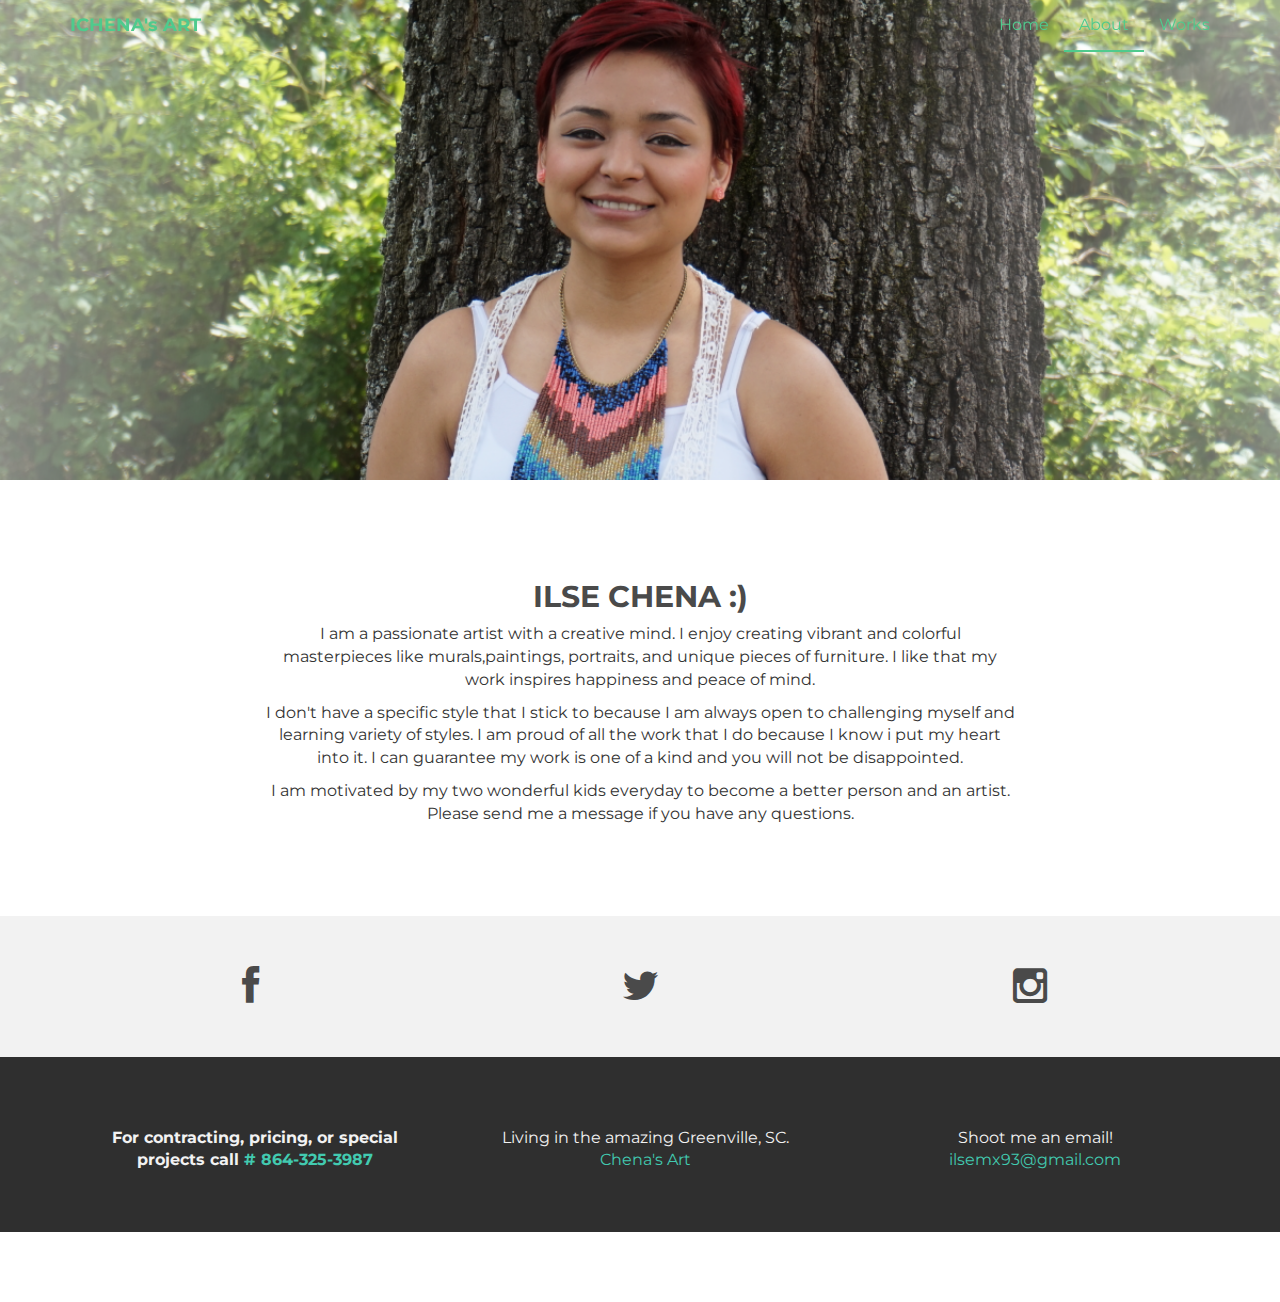
<file: about.html>
<!DOCTYPE html>
<html lang="en">
  <head>
    <meta charset="utf-8">
    <meta http-equiv="X-UA-Compatible" content="IE=edge">
    <meta name="viewport" content="width=device-width, initial-scale=1">
    <meta name="description" content="">
    <meta name="author" content="">
    <link rel="shortcut icon" href="assets/ico/favicon.ico">

    <title>About Ilse Chena</title>

    <!-- Bootstrap core CSS -->
    <link href="assets/css/bootstrap.css" rel="stylesheet">

    <!-- Custom styles for this template -->
    <link href="assets/css/style.css" rel="stylesheet">
    <link href="assets/css/font-awesome.min.css" rel="stylesheet">

    <!-- Just for debugging purposes. Don't actually copy this line! -->
    <!--[if lt IE 9]><script src="../../assets/js/ie8-responsive-file-warning.js"></script><![endif]-->

    <!-- HTML5 shim and Respond.js IE8 support of HTML5 elements and media queries -->
    <!--[if lt IE 9]>
      <script src="https://oss.maxcdn.com/libs/html5shiv/3.7.0/html5shiv.js"></script>
      <script src="https://oss.maxcdn.com/libs/respond.js/1.4.2/respond.min.js"></script>
    <![endif]-->
  </head>

  <body>

    <!-- Static navbar -->
    <div class="navbar navbar-default navbar-fixed-top" role="navigation">
      <div class="container">
        <div class="navbar-header">
          <button type="button" class="navbar-toggle" data-toggle="collapse" data-target=".navbar-collapse">
            <span class="sr-only">Toggle navigation</span>
            <span class="icon-bar"></span>
            <span class="icon-bar"></span>
            <span class="icon-bar"></span>
          </button>
          <a class="navbar-brand" href="index.html">ICHENA's ART</a>
        </div>
        <div class="navbar-collapse collapse">
          <ul class="nav navbar-nav navbar-right">
            <li><a href="index.html">Home</a></li>
            <li class="active"><a href="about.html">About</a></li>
            <li><a href="index.html#works">Works</a></li>
          </ul>
        </div><!--/.nav-collapse -->
      </div>
    </div>


	<div id="aboutwrap">
	    <div class="container">
			<div class="row">
				<div class="col-lg-6 col-lg-offset-3">
				</div>
			</div><! --/row -->
	    </div> <!-- /container -->
	</div><! --/aboutwrap -->
	
	<div class="container">
		<div class="row centered mt mb">
			<div class="col-lg-8 col-lg-offset-2">
				<h2>ILSE CHENA :)</h2>
				<p>I am a passionate artist with a creative mind. I enjoy creating vibrant and colorful masterpieces like murals,paintings, portraits, and unique pieces of furniture. I like that my work inspires happiness and peace of mind.</p>
				<p>I don't have a specific style that I stick to because I am always open to challenging myself and learning variety of styles. I am proud  of all the work that I do because I know i put my heart into it. I can guarantee my work is one of a kind and you will not be disappointed.</p>
				<p>I am motivated by my two wonderful kids everyday to become a better person and an artist. Please send me a message if you have any questions.</p>
			</div>

		</div><! --/row -->
	</div><! --/container -->
	
	<div id="social">
    <div class="container">
      <div class="row centered">
        
        <div class="col-sm-4">
          <a href="https://www.facebook.com/profile.php?id=100008847905080" target="_blank"><i class="fa fa-facebook"></i></a>
        </div>
        <div class="col-sm-4">
          <a href="#"><i class="fa fa-twitter"></i></a>
        </div>
        <div class="col-sm-4">
          <a href="http://i.instagram.com/iilsechenaa/" target="_blank"><i class="fa fa-instagram"></i></a>
        </div>
      
      </div><! --/row -->
    </div><! --/container -->
  </div><! --/social -->

	<div id="footerwrap">
    <div class="container">
      <div class="row centered">
        <div class="col-lg-4">
          <p><b>For contracting, pricing, or special projects call <a href="tel:1-864-325-2987"># 864-325-3987</a></b></p>
        </div>
      
        <div class="col-lg-4">
          <p>Living in the amazing Greenville, SC.<br><a href="">Chena's Art</a></p>
        </div>
        <div class="col-lg-4">
          <p>Shoot me an email!<br><a href="mailto:ilsemx93@gmail.com?subject=EmailFromWebsite">ilsemx93@gmail.com</a></p>
        </div>
      </div>
    </div>
  </div><! --/footerwrap -->
	


    <!-- Bootstrap core JavaScript
    ================================================== -->
    <!-- Placed at the end of the document so the pages load faster -->
    <script src="https://ajax.googleapis.com/ajax/libs/jquery/1.11.0/jquery.min.js"></script>
    <script src="assets/js/bootstrap.min.js"></script>
  </body>
</html>
</file>
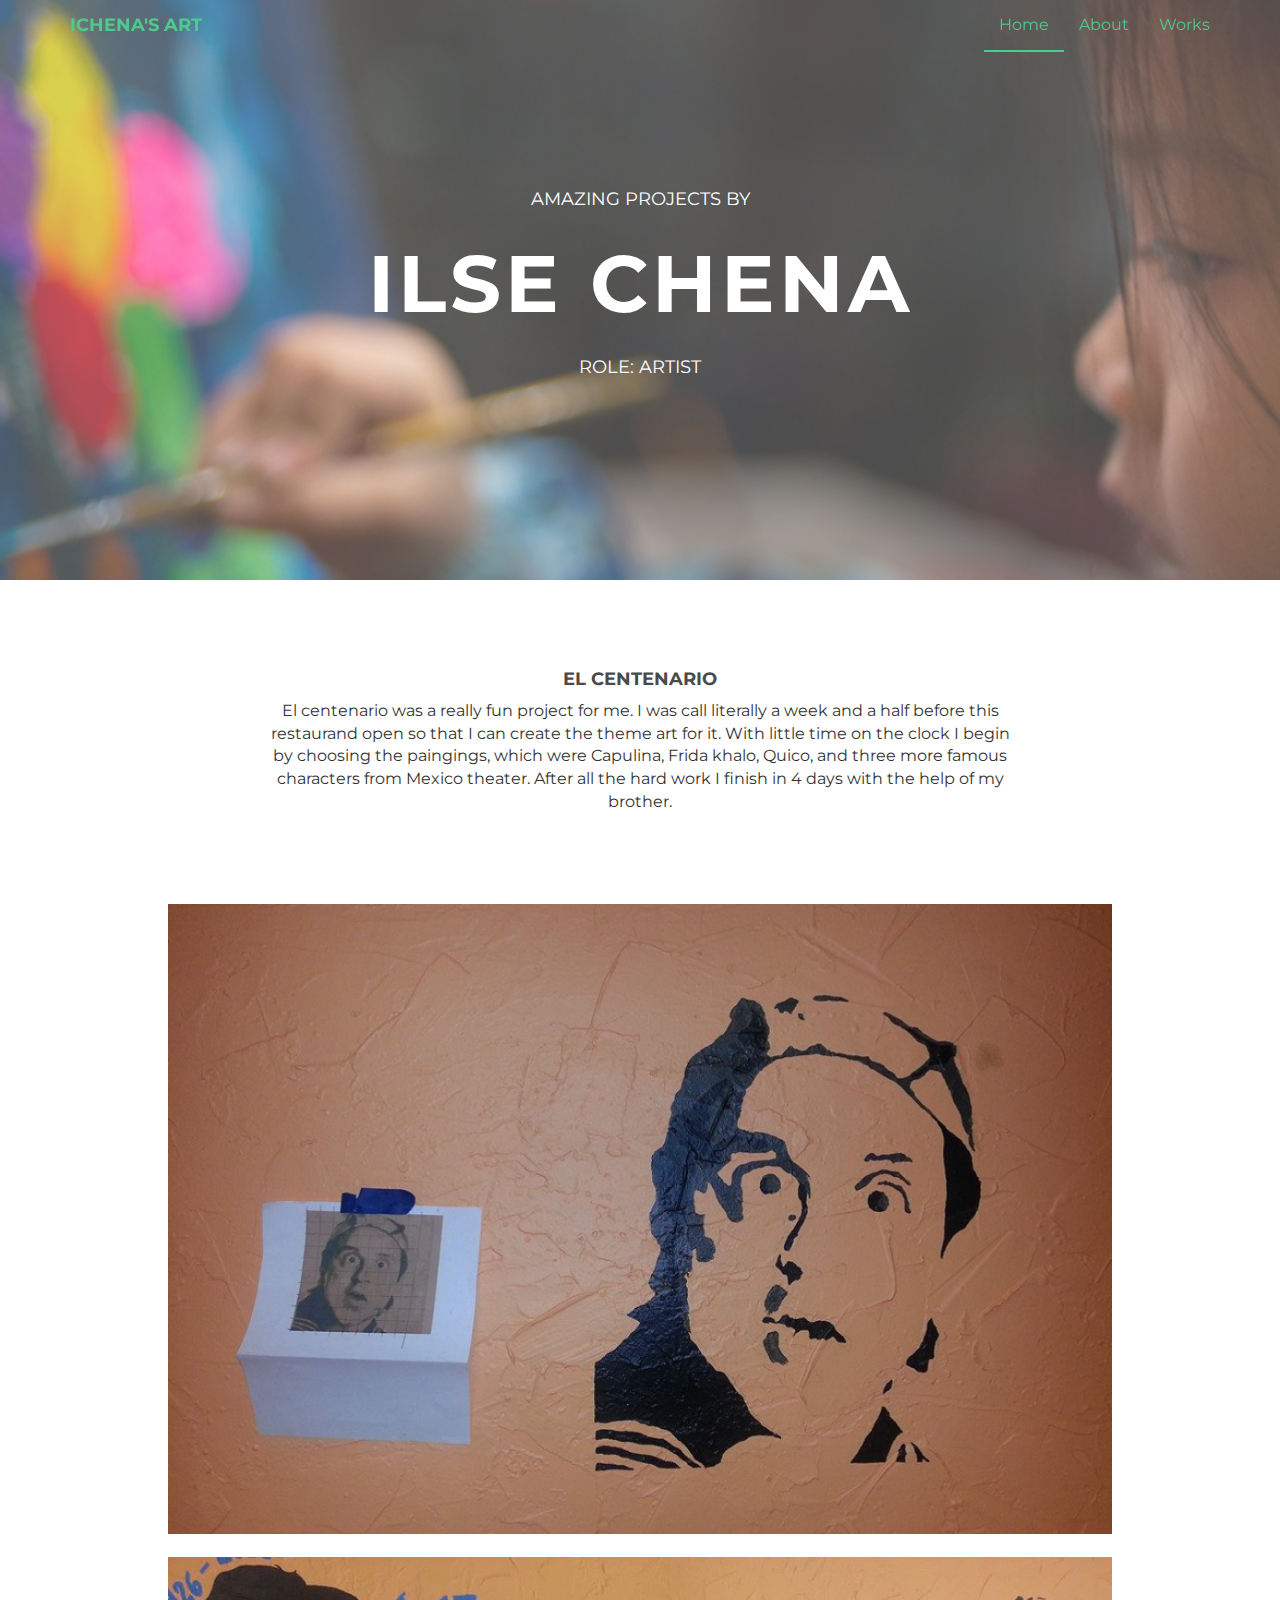
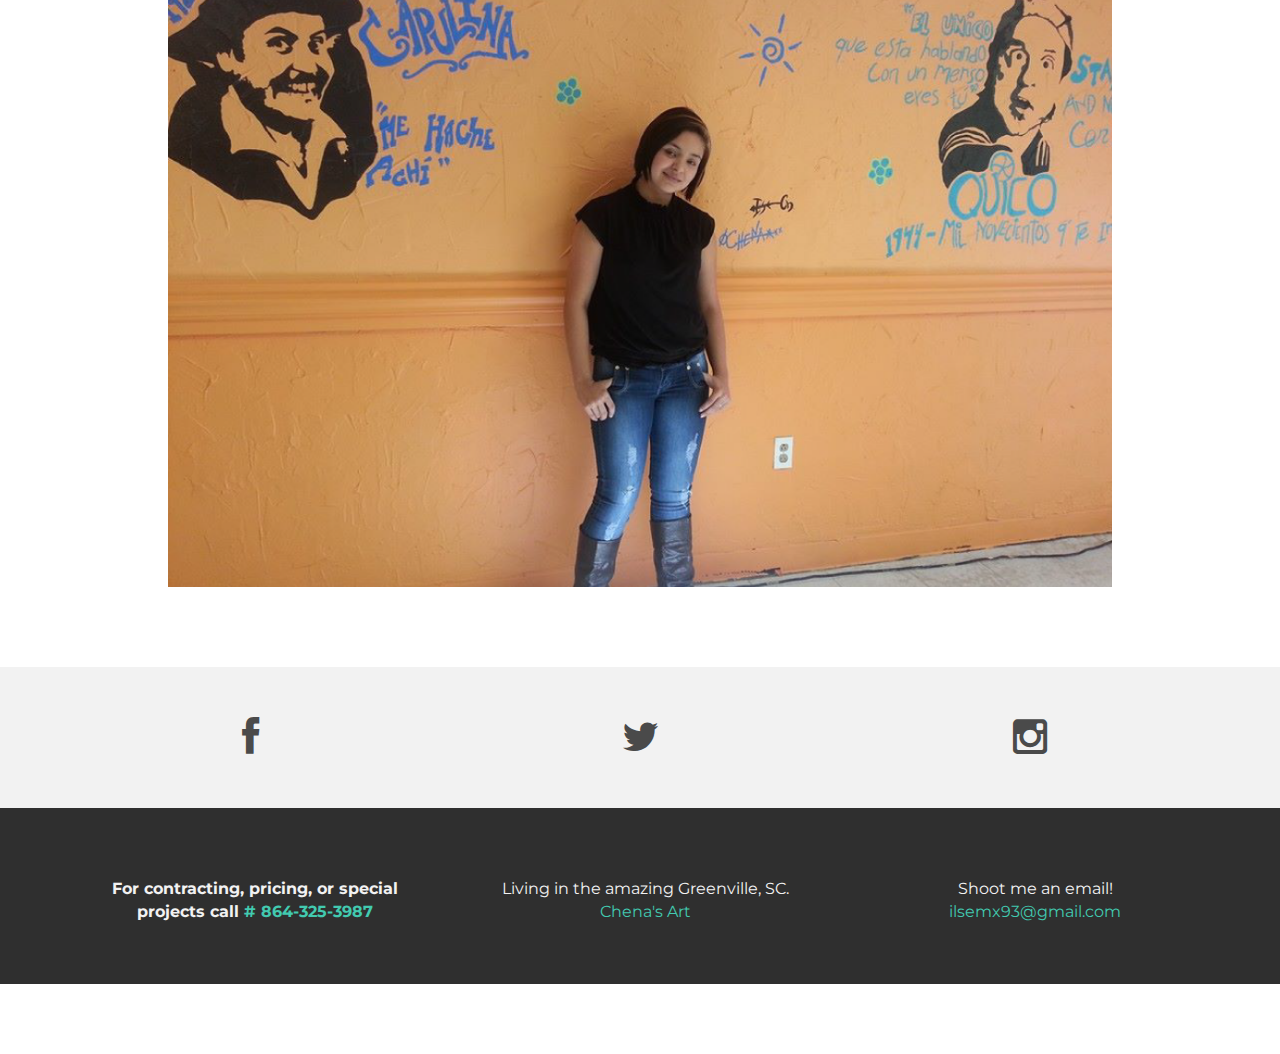
<file: work.html>
<!DOCTYPE html>
<html lang="en">
  <head>
    <meta charset="utf-8">
    <meta http-equiv="X-UA-Compatible" content="IE=edge">
    <meta name="viewport" content="width=device-width, initial-scale=1">
    <meta name="description" content="">
    <meta name="author" content="">
    <link rel="shortcut icon" href="assets/ico/favicon.ico">

    <title>Ilse Chena</title>

    <!-- Bootstrap core CSS -->
    <link href="assets/css/bootstrap.css" rel="stylesheet">

    <!-- Custom styles for this template -->
    <link href="assets/css/style.css" rel="stylesheet">
    <link href="assets/css/font-awesome.min.css" rel="stylesheet">

    <!-- Just for debugging purposes. Don't actually copy this line! -->
    <!--[if lt IE 9]><script src="../../assets/js/ie8-responsive-file-warning.js"></script><![endif]-->

    <!-- HTML5 shim and Respond.js IE8 support of HTML5 elements and media queries -->
    <!--[if lt IE 9]>
      <script src="https://oss.maxcdn.com/libs/html5shiv/3.7.0/html5shiv.js"></script>
      <script src="https://oss.maxcdn.com/libs/respond.js/1.4.2/respond.min.js"></script>
    <![endif]-->
  </head>

  <body>

    <!-- Static navbar -->
    <div class="navbar navbar-default navbar-fixed-top" role="navigation">
      <div class="container">
        <div class="navbar-header">
          <button type="button" class="navbar-toggle" data-toggle="collapse" data-target=".navbar-collapse">
            <span class="sr-only">Toggle navigation</span>
            <span class="icon-bar"></span>
            <span class="icon-bar"></span>
            <span class="icon-bar"></span>
          </button>
          <a class="navbar-brand" href="index.html">ICHENA'S ART</a>
        </div>
        <div class="navbar-collapse collapse">
          <ul class="nav navbar-nav navbar-right">
            <li class="active"><a href="index.html">Home</a></li>
            <li><a href="about.html">About</a></li>
            <li><a href="#works">Works</a></li>
          </ul>
        </div><!--/.nav-collapse -->
      </div>
    </div>


	<div id="workwrap">
	    <div class="container">
			<div class="row">
				<div class="col-lg-6 col-lg-offset-3">
					<h4>AMAZING PROJECTS BY</h4>
					<h1>ILSE CHENA</h1>
					<h4>ROLE: ARTIST</h4>
				</div>
			</div><! --/row -->
	    </div> <!-- /container -->
	</div><! --/workwrap -->
	
	<section id="works"></section>
	<div class="container">
		<div class="row centered mt mb">
			<div class="col-lg-8 col-lg-offset-2">
				<h4>EL CENTENARIO</h4>
				<p>El centenario was a really fun project for me. I was call literally a week and a half before this restaurand open so that I can create the theme art for it. With little time on the clock I begin by choosing the paingings, which were Capulina, Frida khalo, Quico, and three more famous characters from Mexico theater. After all the hard work I finish in 4 days with the help of my brother.</p>
			</div>
			<div class="col-lg-10 col-lg-offset-1 mt">
				<img class="img-responsive" src="assets/img/pr-101.png">
				<br>
				<img class="img-responsive" src="assets/img/pr-102.png">
			</div>

		</div><! --/row -->
	</div><! --/container -->
	
	<div id="social">
    <div class="container">
      <div class="row centered">
        
        <div class="col-sm-4">
          <a href="https://www.facebook.com/profile.php?id=100008847905080" target="_blank"><i class="fa fa-facebook"></i></a>
        </div>
        <div class="col-sm-4">
          <a href="#"><i class="fa fa-twitter"></i></a>
        </div>
        <div class="col-sm-4">
          <a href="http://i.instagram.com/iilsechenaa/" target="_blank"><i class="fa fa-instagram"></i></a>
        </div>
      
      </div><! --/row -->
    </div><! --/container -->
  </div><! --/social -->

  <div id="footerwrap">
    <div class="container">
      <div class="row centered">
        <div class="col-lg-4">
          <p><b>For contracting, pricing, or special projects call <a href="tel:1-864-325-2987"># 864-325-3987</a></b></p>
        </div>
      
        <div class="col-lg-4">
          <p>Living in the amazing Greenville, SC.<br><a href="">Chena's Art</a></p>
        </div>
        <div class="col-lg-4">
          <p>Shoot me an email!<br><a href="mailto:ilsemx93@gmail.com?subject=EmailFromWebsite">ilsemx93@gmail.com</a></p>
        </div>
      </div>
    </div>
  </div><! --/footerwrap -->
	


    <!-- Bootstrap core JavaScript
    ================================================== -->
    <!-- Placed at the end of the document so the pages load faster -->
    <script src="https://ajax.googleapis.com/ajax/libs/jquery/1.11.0/jquery.min.js"></script>
    <script src="assets/js/bootstrap.min.js"></script>
  </body>
</html>
</file>
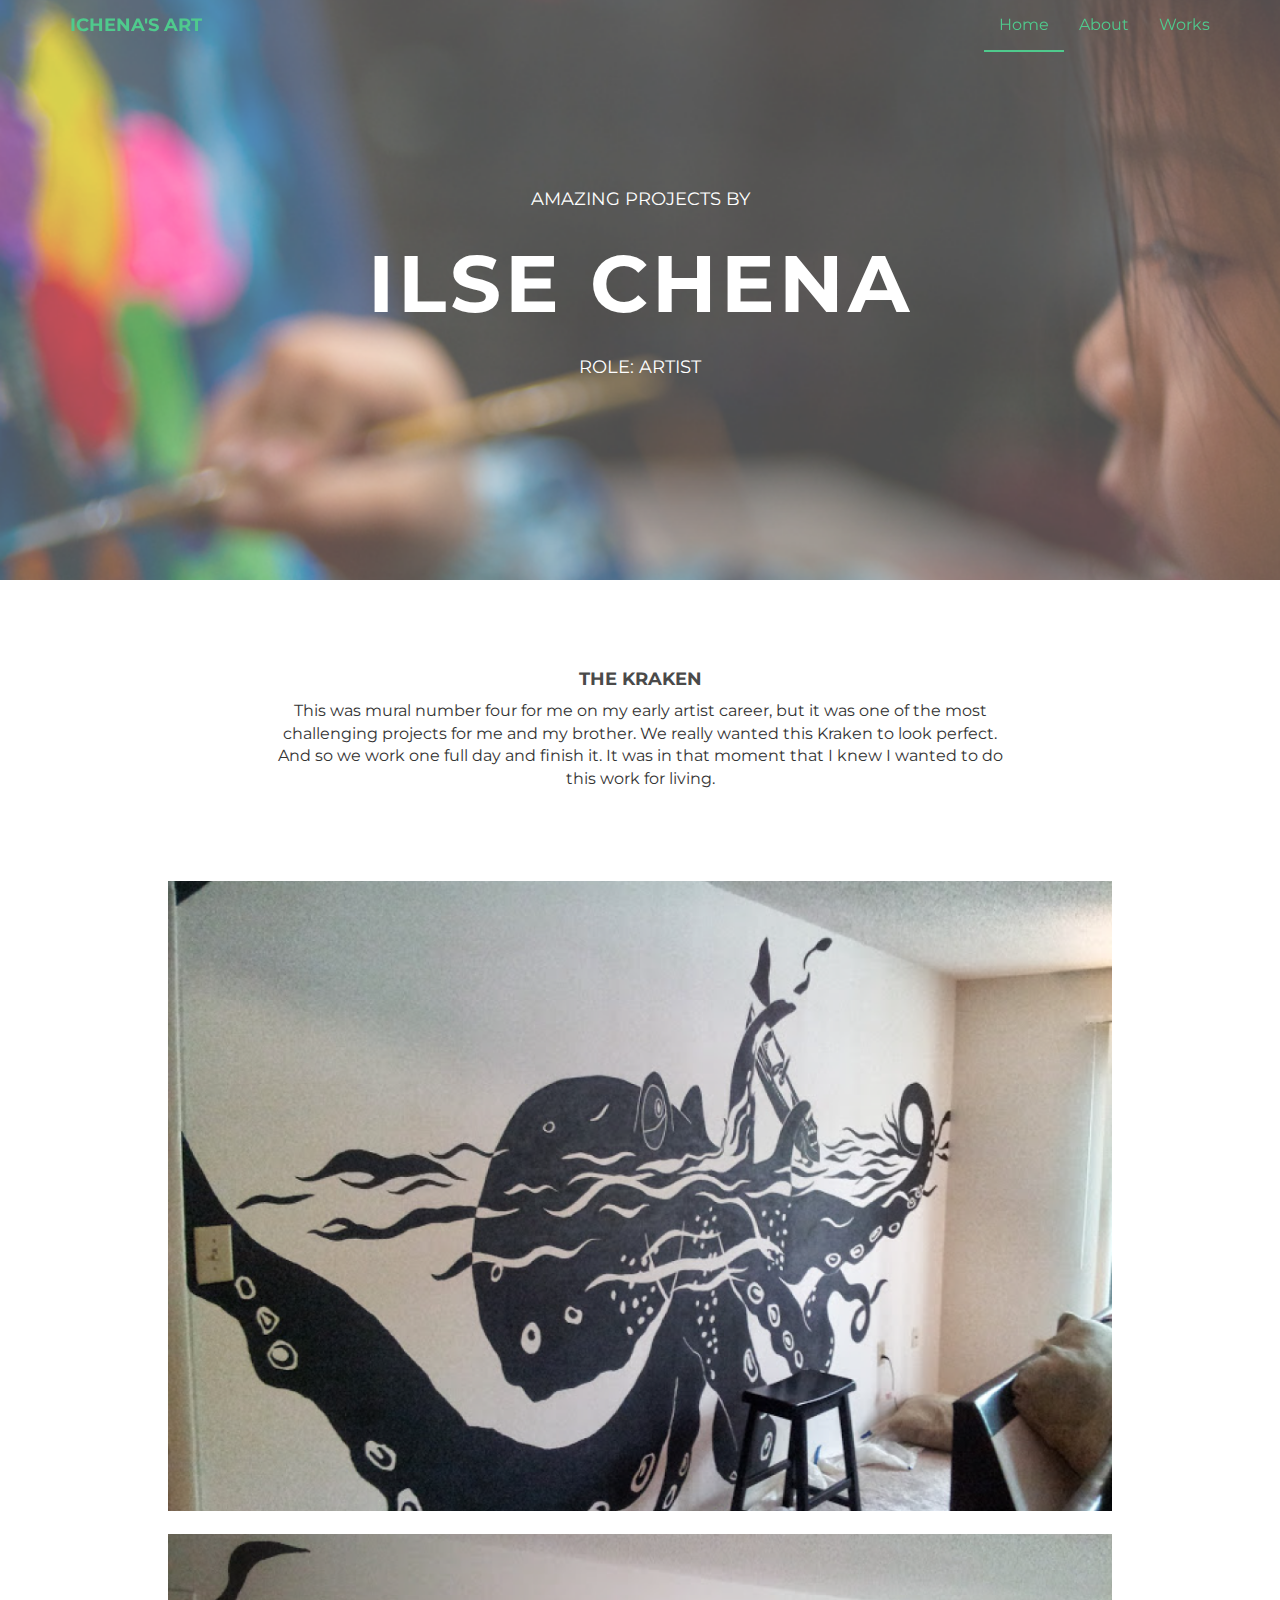
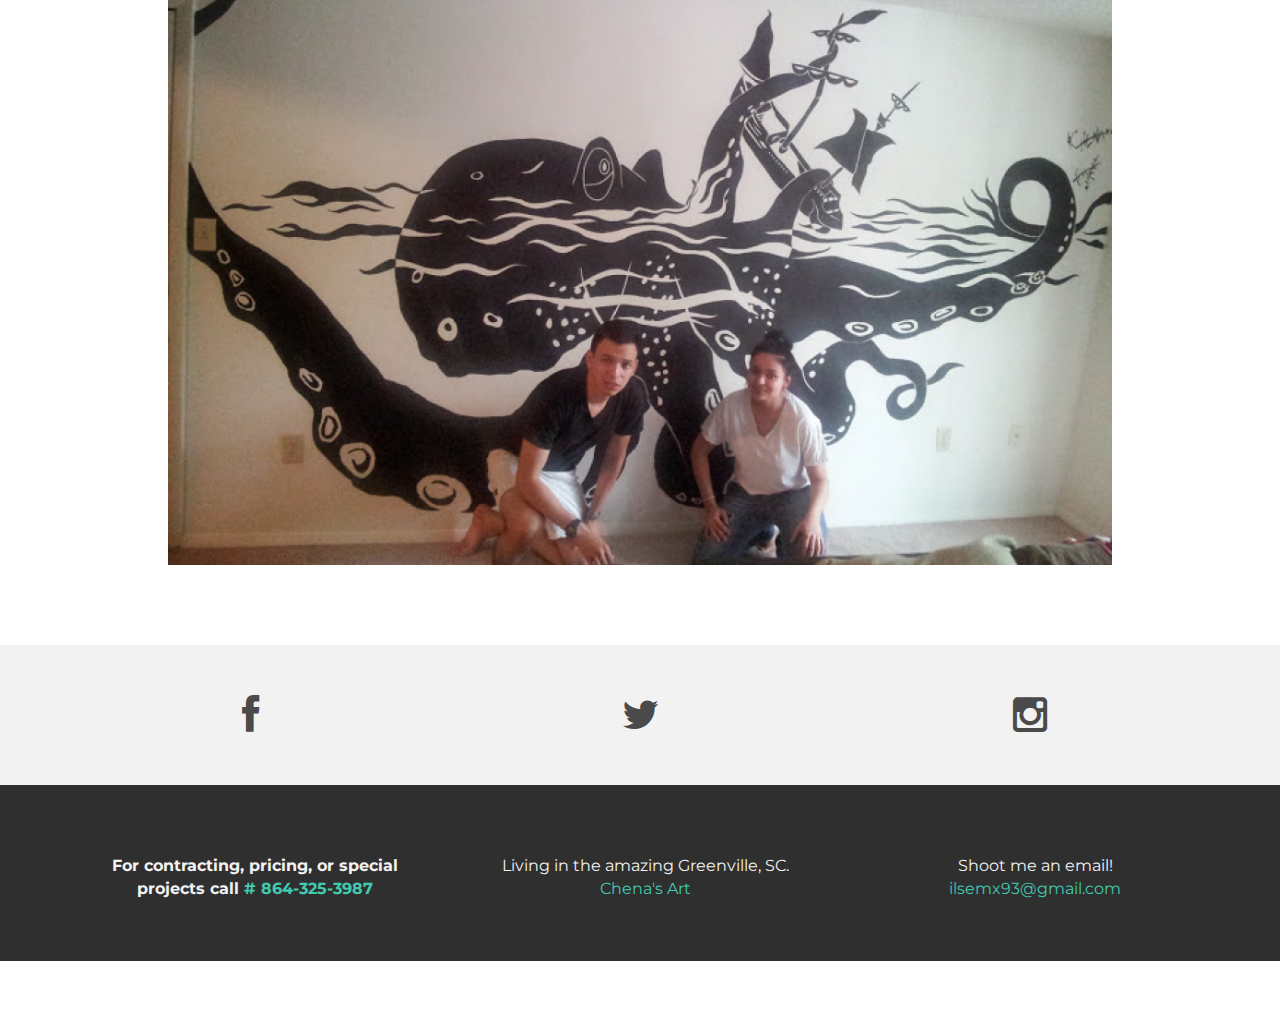
<file: work2.html>
<!DOCTYPE html>
<html lang="en">
  <head>
    <meta charset="utf-8">
    <meta http-equiv="X-UA-Compatible" content="IE=edge">
    <meta name="viewport" content="width=device-width, initial-scale=1">
    <meta name="description" content="">
    <meta name="author" content="">
    <link rel="shortcut icon" href="assets/ico/favicon.ico">

    <title>Ilse Chena</title>

    <!-- Bootstrap core CSS -->
    <link href="assets/css/bootstrap.css" rel="stylesheet">

    <!-- Custom styles for this template -->
    <link href="assets/css/style.css" rel="stylesheet">
    <link href="assets/css/font-awesome.min.css" rel="stylesheet">

    <!-- Just for debugging purposes. Don't actually copy this line! -->
    <!--[if lt IE 9]><script src="../../assets/js/ie8-responsive-file-warning.js"></script><![endif]-->

    <!-- HTML5 shim and Respond.js IE8 support of HTML5 elements and media queries -->
    <!--[if lt IE 9]>
      <script src="https://oss.maxcdn.com/libs/html5shiv/3.7.0/html5shiv.js"></script>
      <script src="https://oss.maxcdn.com/libs/respond.js/1.4.2/respond.min.js"></script>
    <![endif]-->
  </head>

  <body>

    <!-- Static navbar -->
    <div class="navbar navbar-default navbar-fixed-top" role="navigation">
      <div class="container">
        <div class="navbar-header">
          <button type="button" class="navbar-toggle" data-toggle="collapse" data-target=".navbar-collapse">
            <span class="sr-only">Toggle navigation</span>
            <span class="icon-bar"></span>
            <span class="icon-bar"></span>
            <span class="icon-bar"></span>
          </button>
          <a class="navbar-brand" href="index.html">ICHENA'S ART</a>
        </div>
        <div class="navbar-collapse collapse">
          <ul class="nav navbar-nav navbar-right">
            <li class="active"><a href="index.html">Home</a></li>
            <li><a href="about.html">About</a></li>
            <li><a href="#works">Works</a></li>
          </ul>
        </div><!--/.nav-collapse -->
      </div>
    </div>


  <div id="workwrap">
      <div class="container">
      <div class="row">
        <div class="col-lg-6 col-lg-offset-3">
          <h4>AMAZING PROJECTS BY</h4>
          <h1>ILSE CHENA</h1>
          <h4>ROLE: ARTIST</h4>
        </div>
      </div><! --/row -->
      </div> <!-- /container -->
  </div><! --/workwrap -->
  
  <section id="works"></section>
  <div class="container">
    <div class="row centered mt mb">
      <div class="col-lg-8 col-lg-offset-2">
        <h4>THE KRAKEN</h4>
        <p>This was mural number four for me on my early artist career, but it was one of the most challenging projects for me and my brother. We really wanted this Kraken to look perfect. And so we work one full day and finish it. It was in that moment that I knew I wanted to do this work for living. </p>
      </div>
      <div class="col-lg-10 col-lg-offset-1 mt">
        <img class="img-responsive" src="assets/img/pr-201.png">
        <br>
        <img class="img-responsive" src="assets/img/pr-202.png">
      </div>

    </div><! --/row -->
  </div><! --/container -->
  
  <div id="social">
    <div class="container">
      <div class="row centered">
        
        <div class="col-sm-4">
          <a href="https://www.facebook.com/profile.php?id=100008847905080" target="_blank"><i class="fa fa-facebook"></i></a>
        </div>
        <div class="col-sm-4">
          <a href="#"><i class="fa fa-twitter"></i></a>
        </div>
        <div class="col-sm-4">
          <a href="http://i.instagram.com/iilsechenaa/" target="_blank"><i class="fa fa-instagram"></i></a>
        </div>
      
      </div><! --/row -->
    </div><! --/container -->
  </div><! --/social -->

  <div id="footerwrap">
    <div class="container">
      <div class="row centered">
        <div class="col-lg-4">
          <p><b>For contracting, pricing, or special projects call <a href="tel:1-864-325-2987"># 864-325-3987</a></b></p>
        </div>
      
        <div class="col-lg-4">
          <p>Living in the amazing Greenville, SC.<br><a href="">Chena's Art</a></p>
        </div>
        <div class="col-lg-4">
          <p>Shoot me an email!<br><a href="mailto:ilsemx93@gmail.com?subject=EmailFromWebsite">ilsemx93@gmail.com</a></p>
        </div>
      </div>
    </div>
  </div><! --/footerwrap -->
  


    <!-- Bootstrap core JavaScript
    ================================================== -->
    <!-- Placed at the end of the document so the pages load faster -->
    <script src="https://ajax.googleapis.com/ajax/libs/jquery/1.11.0/jquery.min.js"></script>
    <script src="assets/js/bootstrap.min.js"></script>
  </body>
</html>
</file>
<file: assets/css/style.css>
/* ==========================================================================
   Base Styles, Bootstrap Modifications & Fonts Import
   ========================================================================== */

@import url(http://fonts.googleapis.com/css?family=Montserrat:400,700);


::-moz-selection {
    background: #f2c2c9;
    color: #a4003a;
    text-shadow: none;
}

::selection {
    background: #16a085;
    color: #a4003a;
    text-shadow: none;
}

/*
 * A better looking default horizontal rule
 */

 hr {
    display: block;
    height: 1px;
    border: 0;
    border-top: 1px solid #ccc;
    margin: 1em 0;
    padding: 0;
}

.centered {
	text-align: center
}

.mt {
	margin-top: 80px;
}

.mb {
	margin-bottom: 80px;
}

/* ==========================================================================
   General styles
   ========================================================================== */


body {
    font-family: 'Montserrat', sans-serif;
    font-weight: 400;
    font-size: 16px;

    -webkit-font-smoothing: antialiased;
    -webkit-overflow-scrolling: touch;
}

h1, h2, h3, h4, h5, h6 {
	font-weight: 700;
    color: #4A4A4A;
}


.navbar-brand {
	font-weight: 700;
}

.navbar-default .navbar-brand {
	color: #4FCA8D;
}

.navbar-default {
	background-color: transparent;
	border-color: transparent;
}

.navbar-default .navbar-nav > .active > a, .navbar-default .navbar-nav > .active > a:hover, .navbar-default .navbar-nav > .active > a:focus {
	color: #4FCA8D;
	background-color: transparent;
	border-bottom: 2px solid #4FCA8D
}

.navbar-default .navbar-nav > li > a {
	color: #4FCA8D;
}

/* ==========================================================================
   Wrap Sections
   ========================================================================== */

#headerwrap {
	background: url('../img/Back.png') no-repeat center top;
	margin-top: -70px;
	padding-top: 250px;
	text-align:center;
	background-attachment: relative;
	background-position: center center;
	min-height: 650px;
	width: 100%;
	
    -webkit-background-size: 100%;
    -moz-background-size: 100%;
    -o-background-size: 100%;
    background-size: 100%;

    -webkit-background-size: cover;
    -moz-background-size: cover;
    -o-background-size: cover;
    background-size: cover;
}

#headerwrap h1 {
	color:#ffffff;
	padding-top: 10px;
	padding-bottom: 20px;
	letter-spacing: 4px;
	font-size: 80px;
	font-weight: bold;
}

#headerwrap h4 {
	font-weight: 400;
	color: #ffffff
}

#social {
	padding-top: 50px;
	padding-bottom: 50px;
	background-color: #f2f2f2;
}

#social i {
	font-size: 40px;
	color: #4a4a4a
}

#social i:hover {
	color: #1abc9c
}

#footerwrap {
	padding-top: 70px;
	padding-bottom: 50px;
	background-color: #2f2f2f;
}

#footerwrap p {
	color: #f2f2f2;
	margin-left: 10px;
}

#workwrap {	
	background: url('../img/Work.png') no-repeat center top;
	margin-top: -70px;
	padding-top: 250px;
	text-align:center;
	background-attachment: relative;
	background-position: center center;
	min-height: 650px;
	width: 100%;
	
    -webkit-background-size: 100%;
    -moz-background-size: 100%;
    -o-background-size: 100%;
    background-size: 100%;

    -webkit-background-size: cover;
    -moz-background-size: cover;
    -o-background-size: cover;
    background-size: cover;
}

#workwrap h1 {
	color:#ffffff;
	padding-top: 10px;
	padding-bottom: 20px;
	letter-spacing: 4px;
	font-size: 80px;
	font-weight: bold;
}

#workwrap h4 {
	font-weight: 400;
	color: #ffffff
}

#aboutwrap {	
	background: url(../img/about.png) no-repeat center top;
	margin-top: -70px;
	padding-top: 250px;
	text-align:center;
	background-attachment: relative;
	background-position: center center;
	min-height: 550px;
	width: 100%;
	
    -webkit-background-size: 100%;
    -moz-background-size: 100%;
    -o-background-size: 100%;
    background-size: 100%;

    -webkit-background-size: cover;
    -moz-background-size: cover;
    -o-background-size: cover;
    background-size: cover;
}




/* Gallery */
.gallery {
	margin-top: 30px;
}

.gallery img:hover {
	opacity: 0.4;
}

/* Links */
a {
  color: #42CAB0;
}

a:link {
  text-decoration: none;
  color: #42CAB0;
}
</file>
